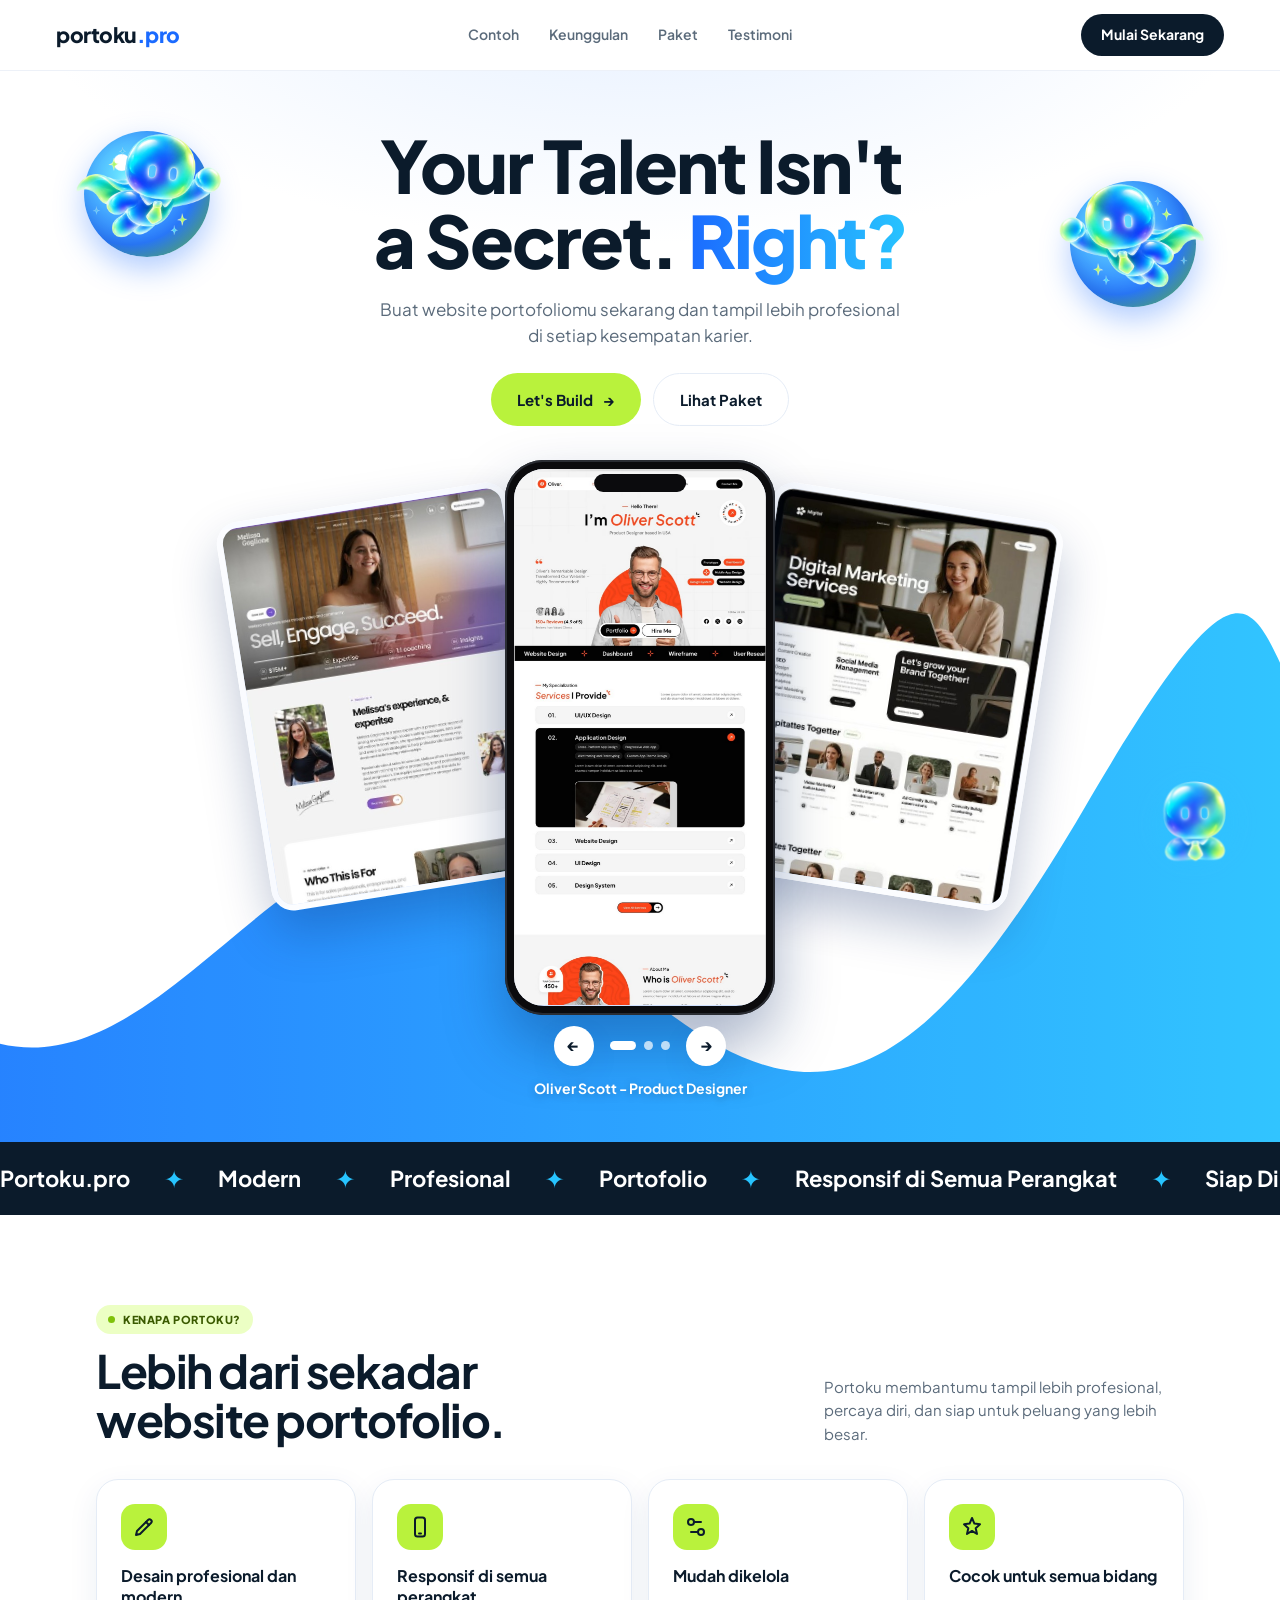
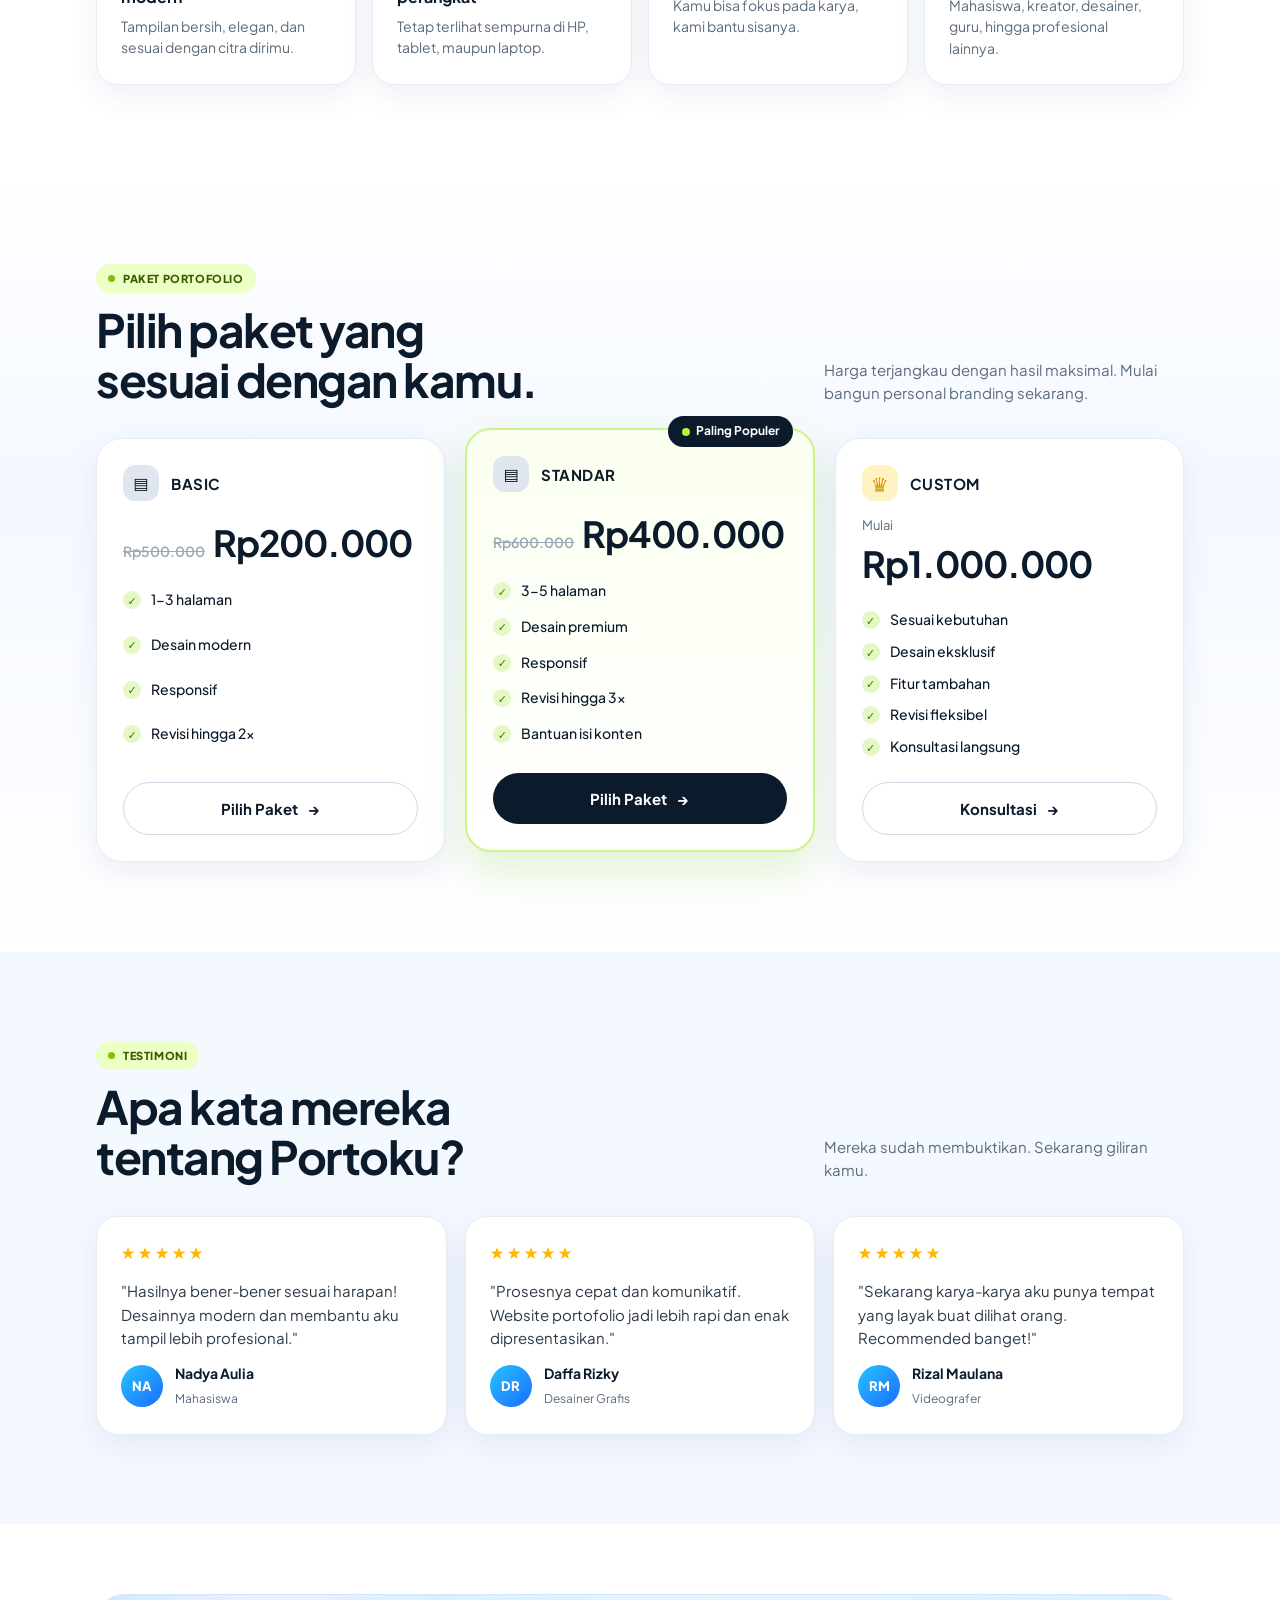
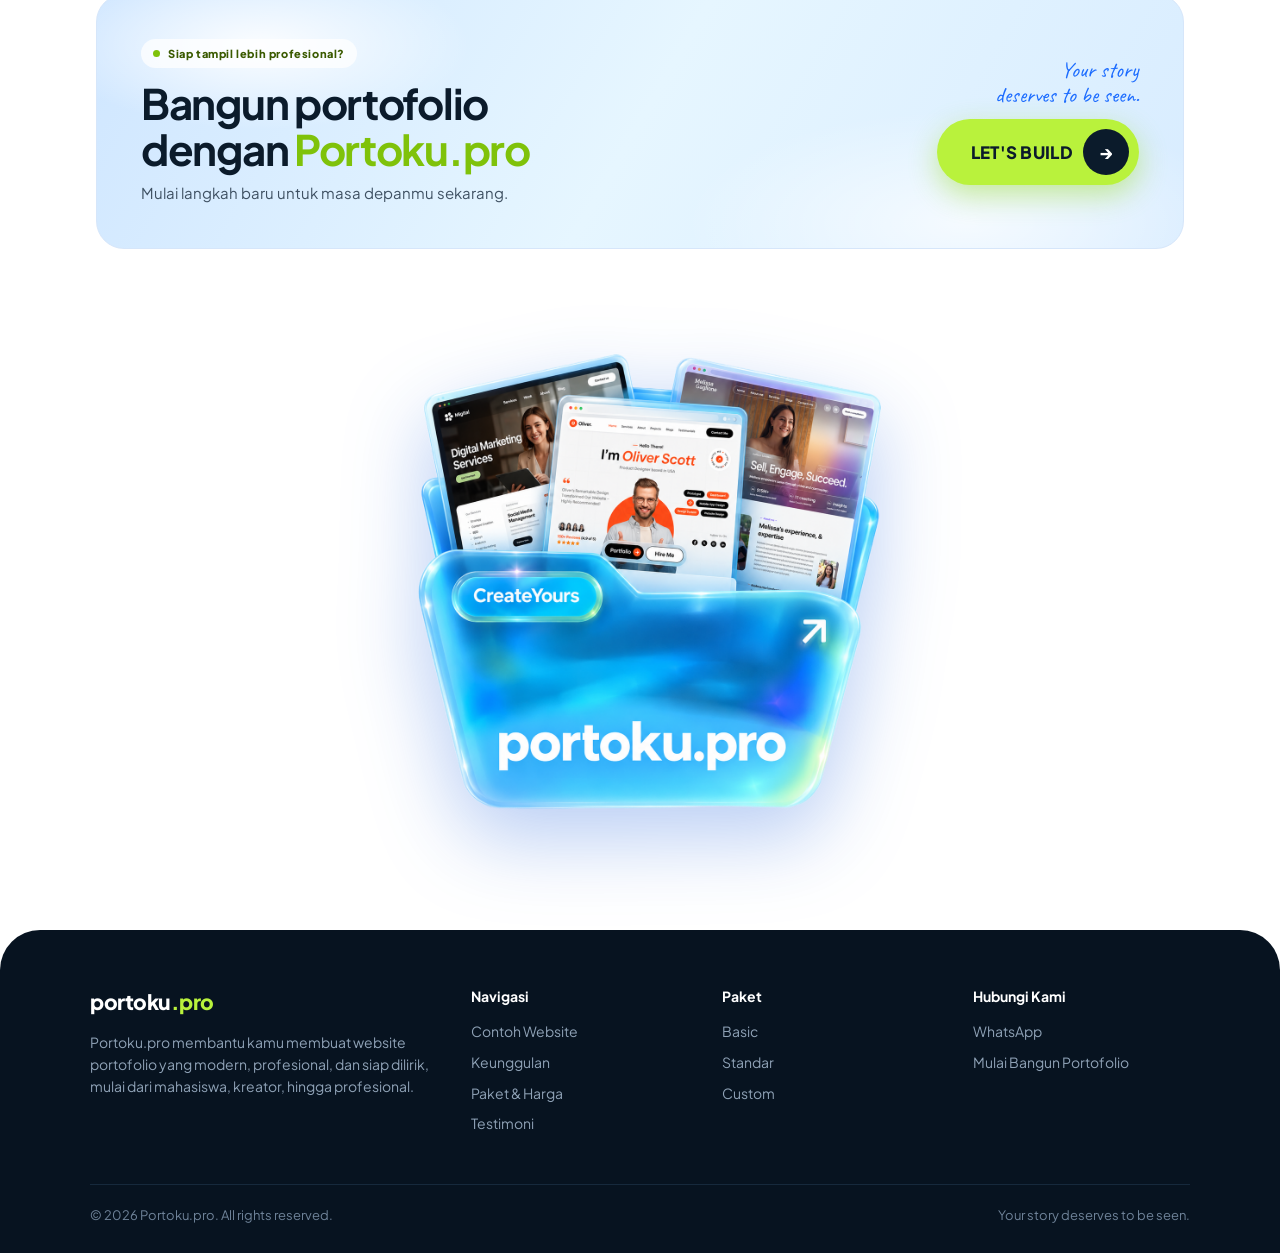
<file: index.html>
<!DOCTYPE html>
<html lang="id">
<head>
  <meta charset="UTF-8">
  <meta name="viewport" content="width=device-width, initial-scale=1">
  <title>Portoku.pro | Website Portofolio Profesional</title>
  <meta name="description" content="Buat website portofoliomu sekarang dan tampil lebih profesional di setiap kesempatan karier. Portoku.pro.">
  <link rel="preconnect" href="https://fonts.googleapis.com">
  <link rel="preconnect" href="https://fonts.gstatic.com" crossorigin>
  <link href="https://fonts.googleapis.com/css2?family=Caveat:wght@600&family=Plus+Jakarta+Sans:wght@400;500;600;700;800&display=swap" rel="stylesheet">
  <link rel="stylesheet" href="style.css">
  <link rel="icon" href="favicon.ico" sizes="32x32">
   <link rel="icon" type="image/png" href="favicon-192.png" sizes="192x192">
   <link rel="apple-touch-icon" href="apple-touch-icon.png">
</head>
<body>

<!-- ============ NAVBAR ============ -->
<header class="nav" id="top">
  <a class="logo" href="#top">portoku<span>.pro</span></a>
  <nav class="nav-links" aria-label="Menu utama">
    <a href="#contoh">Contoh</a>
    <a href="#keunggulan">Keunggulan</a>
    <a href="#paket">Paket</a>
    <a href="#testimoni">Testimoni</a>
  </nav>
  <a class="btn btn-dark btn-sm" data-build>Mulai Sekarang</a>
</header>

<!-- ============ HERO + CAROUSEL ============ -->
<section class="hero" id="contoh">
  <svg class="ribbon" viewBox="0 0 1440 520" preserveAspectRatio="none" aria-hidden="true">
    <path d="M-40 430 C 200 520, 360 140, 620 330 S 1000 520, 1220 250 S 1400 120, 1500 210 L1500 560 L-40 560 Z" fill="url(#rg)"/>
    <defs>
      <linearGradient id="rg" x1="0" x2="1">
        <stop offset="0" stop-color="#1b7bff"/>
        <stop offset="1" stop-color="#27c4ff"/>
      </linearGradient>
    </defs>
  </svg>

  <div class="mascot-deco left" aria-hidden="true">
    <span class="blob"></span>
    <img src="assets/maskot-terbang.png" alt="" onerror="this.remove()">
  </div>
  <div class="mascot-deco right" aria-hidden="true">
    <span class="blob"></span>
    <img src="assets/maskot-terbang.png" alt="" onerror="this.remove()">
  </div>

  <div class="hero-text reveal">
    <h1>Your Talent Isn't<br>a Secret. <em>Right?</em></h1>
    <p>Buat website portofoliomu sekarang dan tampil lebih profesional di setiap kesempatan karier.</p>
    <div class="hero-cta">
      <a class="btn btn-lime" data-build>Let's Build <span class="arrow">→</span></a>
      <a class="btn btn-ghost" href="#paket">Lihat Paket</a>
    </div>
  </div>

  <div class="stage reveal" id="stage" aria-roledescription="carousel" aria-label="Contoh website profil hasil Portoku.pro">
    <button class="card card-l" id="cardL" aria-label="Contoh sebelumnya">
      <img id="imgL" alt="" draggable="false">
    </button>

    <div class="phone">
      <div class="phone-notch"></div>
      <div class="phone-screen" id="screen">
        <img id="imgC" alt="Contoh website profil" draggable="false">
      </div>
    </div>

    <button class="card card-r" id="cardR" aria-label="Contoh berikutnya">
      <img id="imgR" alt="" draggable="false">
    </button>
  </div>

  <div class="stage-meta">
    <button class="arr" id="prev" aria-label="Sebelumnya">←</button>
    <div class="dots" id="dots"></div>
    <button class="arr" id="next" aria-label="Berikutnya">→</button>
  </div>
  <p class="stage-name" id="stageName"></p>
</section>

<!-- ============ TICKER ============ -->
<div class="ticker" aria-label="Keunggulan Portoku">
  <div class="ticker-track" id="tickerTrack">
    <!-- diisi oleh script.js -->
  </div>
</div>

<!-- ============ PENJELASAN ============ -->
<section class="section" id="keunggulan">
  <div class="sec-head reveal">
    <div>
      <span class="chip">KENAPA PORTOKU?</span>
      <h2>Lebih dari sekadar<br>website portofolio.</h2>
    </div>
    <p>Portoku membantumu tampil lebih profesional, percaya diri, dan siap untuk peluang yang lebih besar.</p>
  </div>

  <div class="features">
    <article class="feat reveal">
      <div class="ico"><svg viewBox="0 0 24 24"><path d="M4 20l4-1 11-11a2.1 2.1 0 00-3-3L5 16l-1 4z"/><path d="M14 7l3 3"/></svg></div>
      <h3>Desain profesional dan modern</h3>
      <p>Tampilan bersih, elegan, dan sesuai dengan citra dirimu.</p>
    </article>
    <article class="feat reveal">
      <div class="ico"><svg viewBox="0 0 24 24"><rect x="7" y="2.5" width="10" height="19" rx="2.5"/><path d="M11 18.5h2"/></svg></div>
      <h3>Responsif di semua perangkat</h3>
      <p>Tetap terlihat sempurna di HP, tablet, maupun laptop.</p>
    </article>
    <article class="feat reveal">
      <div class="ico"><svg viewBox="0 0 24 24"><circle cx="7" cy="7" r="3"/><circle cx="17" cy="17" r="3"/><path d="M10 7h7M14 17H7"/></svg></div>
      <h3>Mudah dikelola</h3>
      <p>Kamu bisa fokus pada karya, kami bantu sisanya.</p>
    </article>
    <article class="feat reveal">
      <div class="ico"><svg viewBox="0 0 24 24"><path d="M12 3l2.4 5.6L20 9.3l-4.3 3.9 1.3 5.8L12 15.9 7 19l1.3-5.8L4 9.3l5.6-.7L12 3z"/></svg></div>
      <h3>Cocok untuk semua bidang</h3>
      <p>Mahasiswa, kreator, desainer, guru, hingga profesional lainnya.</p>
    </article>
  </div>
</section>

<!-- ============ HARGA ============ -->
<section class="section pricing" id="paket">
  <div class="sec-head reveal">
    <div>
      <span class="chip">PAKET PORTOFOLIO</span>
      <h2>Pilih paket yang<br>sesuai dengan kamu.</h2>
    </div>
    <p>Harga terjangkau dengan hasil maksimal. Mulai bangun personal branding sekarang.</p>
  </div>

  <div class="plans">
    <article class="plan reveal">
      <header>
        <span class="plan-ico">▤</span>
        <h3>BASIC</h3>
      </header>
      <div class="price"><s>Rp500.000</s><strong>Rp200.000</strong></div>
      <ul>
        <li>1-3 halaman</li>
        <li>Desain modern</li>
        <li>Responsif</li>
        <li>Revisi hingga 2x</li>
      </ul>
      <a class="btn btn-outline" href="pesan/?paket=basic">Pilih Paket <span class="arrow">→</span></a>
    </article>

    <article class="plan plan-pop reveal">
      <span class="badge">Paling Populer</span>
      <header>
        <span class="plan-ico">▤</span>
        <h3>STANDAR</h3>
      </header>
      <div class="price"><s>Rp600.000</s><strong>Rp400.000</strong></div>
      <ul>
        <li>3-5 halaman</li>
        <li>Desain premium</li>
        <li>Responsif</li>
        <li>Revisi hingga 3x</li>
        <li>Bantuan isi konten</li>
      </ul>
      <a class="btn btn-dark" href="pesan/?paket=standar">Pilih Paket <span class="arrow">→</span></a>
    </article>

    <article class="plan reveal">
      <header>
        <span class="plan-ico crown">♛</span>
        <h3>CUSTOM</h3>
      </header>
      <div class="price"><small>Mulai</small><strong>Rp1.000.000</strong></div>
      <ul>
        <li>Sesuai kebutuhan</li>
        <li>Desain eksklusif</li>
        <li>Fitur tambahan</li>
        <li>Revisi fleksibel</li>
        <li>Konsultasi langsung</li>
      </ul>
      <a class="btn btn-outline" data-wa="Halo Portoku.pro, saya mau konsultasi paket CUSTOM." target="_blank" rel="noopener">Konsultasi <span class="arrow">→</span></a>
    </article>
  </div>
</section>

<!-- ============ TESTIMONI ============ -->
<section class="section testi" id="testimoni">
  <div class="sec-head reveal">
    <div>
      <span class="chip">TESTIMONI</span>
      <h2>Apa kata mereka<br>tentang Portoku?</h2>
    </div>
    <p>Mereka sudah membuktikan. Sekarang giliran kamu.</p>
  </div>

  <!-- PENTING: ganti 3 testimoni di bawah dengan testimoni ASLI dari klien kamu
       (nama, profesi, kutipan). Ini masih contoh dari desain. -->
  <div class="testi-row">
    <article class="t-card reveal">
      <div class="stars" aria-label="Bintang 5">★★★★★</div>
      <p>"Hasilnya bener-bener sesuai harapan! Desainnya modern dan membantu aku tampil lebih profesional."</p>
      <footer><span class="avatar">NA</span><div><b>Nadya Aulia</b><small>Mahasiswa</small></div></footer>
    </article>
    <article class="t-card reveal">
      <div class="stars" aria-label="Bintang 5">★★★★★</div>
      <p>"Prosesnya cepat dan komunikatif. Website portofolio jadi lebih rapi dan enak dipresentasikan."</p>
      <footer><span class="avatar">DR</span><div><b>Daffa Rizky</b><small>Desainer Grafis</small></div></footer>
    </article>
    <article class="t-card reveal">
      <div class="stars" aria-label="Bintang 5">★★★★★</div>
      <p>"Sekarang karya-karya aku punya tempat yang layak buat dilihat orang. Recommended banget!"</p>
      <footer><span class="avatar">RM</span><div><b>Rizal Maulana</b><small>Videografer</small></div></footer>
    </article>
  </div>
</section>

<!-- ============ BANNER CTA ============ -->
<section class="cta-wrap reveal">
  <div class="cta">
    <div>
      <span class="chip chip-white">Siap tampil lebih profesional?</span>
      <h2>Bangun portofolio<br>dengan <span class="lime">Portoku.pro</span></h2>
      <p>Mulai langkah baru untuk masa depanmu sekarang.</p>
    </div>
    <div class="cta-right">
      <span class="script">Your story<br>deserves to be seen.</span>
      <a class="btn btn-build" data-build>LET'S BUILD <span class="circle">→</span></a>
    </div>
  </div>
</section>

<!-- ============ CREATE YOURS ============ -->
<section class="createyours reveal">
  <a class="folder" data-wa="Halo Portoku.pro, saya mau create portofolio saya." target="_blank" rel="noopener" aria-label="CreateYours, chat via WhatsApp">
    <img src="assets/folder-createyours.png" alt="CreateYours portoku.pro" onerror="this.parentElement.classList.add('nofile')">
    <span class="folder-fallback">CreateYours<br><b>portoku.pro</b></span>
  </a>
</section>

<!-- ============ FOOTER ============ -->
<footer class="footer">
  <div class="foot-grid">
    <div class="foot-about">
      <a class="logo logo-light" href="#top">portoku<span>.pro</span></a>
      <p>Portoku.pro membantu kamu membuat website portofolio yang modern, profesional, dan siap dilirik, mulai dari mahasiswa, kreator, hingga profesional.</p>
    </div>
    <div>
      <h4>Navigasi</h4>
      <a href="#contoh">Contoh Website</a>
      <a href="#keunggulan">Keunggulan</a>
      <a href="#paket">Paket &amp; Harga</a>
      <a href="#testimoni">Testimoni</a>
    </div>
    <div>
      <h4>Paket</h4>
      <a href="#paket">Basic</a>
      <a href="#paket">Standar</a>
      <a href="#paket">Custom</a>
    </div>
    <div>
      <h4>Hubungi Kami</h4>
      <a data-wa="Halo Portoku.pro, saya mau tanya-tanya dulu." target="_blank" rel="noopener">WhatsApp</a>
      <a data-build>Mulai Bangun Portofolio</a>
    </div>
  </div>
  <div class="foot-bottom">
    <span>© <span id="year"></span> Portoku.pro. All rights reserved.</span>
    <span>Your story deserves to be seen.</span>
  </div>
</footer>

<!-- ============ MASKOT MELAYANG + POPUP CHAT ============ -->
<div class="chat" id="chat" role="dialog" aria-label="Chat Portoku" hidden>
  <div class="chat-head">
    <div class="chat-title">
      <span class="dot"></span>
      <div><b>Asisten Portoku</b><small>Biasanya membalas cepat</small></div>
    </div>
    <button id="chatClose" aria-label="Tutup chat">✕</button>
  </div>
  <div class="chat-body" id="chatBody">
    <div class="msg bot">Halo! 👋 Aku maskot Portoku. Mau bikin website portofolio? Tanya apa saja ya.</div>
  </div>
  <div class="chat-quick" id="chatQuick">
    <button data-q="harga">Berapa harganya?</button>
    <button data-q="cara">Gimana cara pesan?</button>
    <button data-q="contoh">Lihat contoh</button>
  </div>
  <a class="chat-wa" id="chatWa" target="_blank" rel="noopener">Lanjut ngobrol di WhatsApp →</a>
</div>

<button class="mascot" id="mascot" aria-label="Chat dengan maskot Portoku">
  <span class="mascot-glow"></span>
  <span class="m-stack">
    <img class="m-idle" src="assets/maskot-duduk.png" alt="" onerror="this.remove()">
    <img class="m-fly" src="assets/maskot-terbang.png" alt="" onerror="this.remove()">
    <span class="blob m-blob"></span>
  </span>
  <span class="m-hint" id="mHint">Ada yang bisa dibantu?</span>
</button>

<script src="script.js"></script>
</body>
</html>
</file>
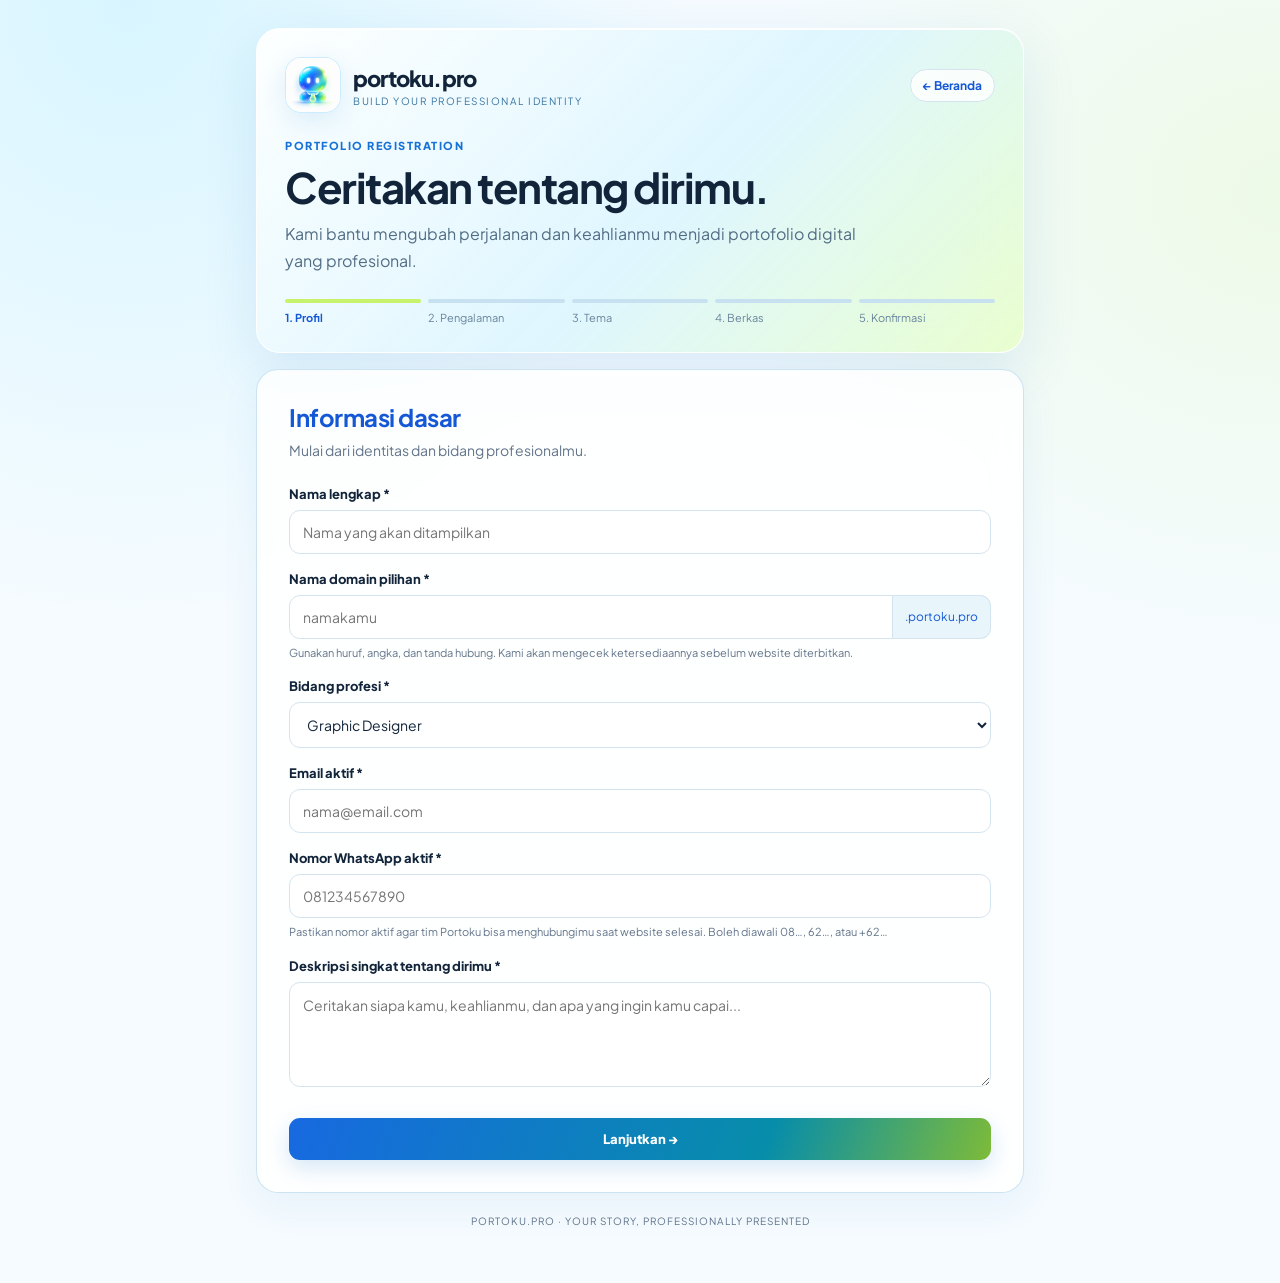
<file: pesan/index.html>
<!DOCTYPE html>
<html lang="id">
<head>
  <meta charset="utf-8">
  <meta name="viewport" content="width=device-width, initial-scale=1">
  <title>Pesan Portofolio | Portoku.pro</title>
  <meta name="description" content="Isi data singkat, dan tim Portoku.pro akan membuatkan website portofolio profesionalmu.">
  <meta name="robots" content="noindex">
     <link rel="icon" href="../favicon.ico" sizes="32x32">
   <link rel="icon" type="image/png" href="../favicon-192.png" sizes="192x192">
   <link rel="apple-touch-icon" href="../apple-touch-icon.png">
  <link rel="preconnect" href="https://fonts.googleapis.com">
  <link rel="preconnect" href="https://fonts.gstatic.com" crossorigin>
  <link href="https://fonts.googleapis.com/css2?family=Plus+Jakarta+Sans:wght@400;500;600;700;800&display=swap" rel="stylesheet">
  <style>
    :root {
      --forest:#1558D6; --forest-2:#087F9C; --lime:#C6F36B; --paper:#F5FBFF;
      --ink:#12243A; --muted:#62748A; --line:#D7E8F1; --white:#FFFFFF;
      --danger:#B42318; --success:#087F9C;
    }
    * { box-sizing:border-box; }
    body { margin:0; background:radial-gradient(ellipse at 10% 0%,rgba(83,218,255,.18),transparent 34%),radial-gradient(ellipse at 100% 15%,rgba(198,243,107,.16),transparent 30%),var(--paper); color:var(--ink); font-family:"Plus Jakarta Sans",Inter,system-ui,-apple-system,BlinkMacSystemFont,"Segoe UI",sans-serif; }
    .shell { max-width:800px; margin:28px auto; padding:0 16px 28px; }
    .hero { background:linear-gradient(135deg,rgba(255,255,255,.94),rgba(220,245,255,.90) 55%,rgba(230,255,196,.78)); color:var(--ink); border:1px solid rgba(255,255,255,.95); border-radius:24px; padding:28px; box-shadow:0 18px 55px rgba(25,116,190,.12),inset 0 1px 0 rgba(255,255,255,.95); backdrop-filter:blur(18px); -webkit-backdrop-filter:blur(18px); }
    .brand { display:flex; align-items:center; gap:12px; margin-bottom:26px; }
    .brand-mark { display:grid; place-items:center; width:56px; height:56px; flex:0 0 56px; border-radius:16px; overflow:hidden; background:rgba(255,255,255,.76); border:1px solid rgba(74,190,255,.28); box-shadow:0 8px 24px rgba(28,121,209,.12); }
    .brand-mark img { width:100%; height:100%; object-fit:contain; display:block; }
    .brand-name { font-size:22px; font-weight:850; letter-spacing:-.8px; }
    .brand-tag { font-size:10px; letter-spacing:1.5px; color:#3975A0; margin-top:3px; }
    .eyebrow { color:#1672D7; font-size:11px; font-weight:800; letter-spacing:1.5px; text-transform:uppercase; }
    h1 { font-size:clamp(28px,5vw,42px); line-height:1.08; letter-spacing:-1.5px; margin:12px 0; }
    .hero p { color:#526D84; line-height:1.65; margin:0; max-width:600px; }
    .progress { display:grid; grid-template-columns:repeat(5,1fr); gap:7px; margin-top:25px; }
    .progress-item { min-width:0; }
    .progress-bar { height:4px; background:#C7E1F0; border-radius:9px; margin-bottom:8px; }
    .progress-item.active .progress-bar,.progress-item.done .progress-bar { background:var(--lime); }
    .progress-label { font-size:11px; color:#66839A; }
    .progress-item.active .progress-label { color:var(--forest); font-weight:700; }
    .card { margin-top:16px; padding:clamp(20px,4vw,32px); border:1px solid rgba(196,224,239,.85); border-radius:22px; background:rgba(255,255,255,.84); box-shadow:0 12px 38px rgba(31,111,170,.07); backdrop-filter:blur(14px); -webkit-backdrop-filter:blur(14px); }
    .step { display:none; }
    .step.active { display:block; }
    .step-head { margin-bottom:24px; }
    h2 { margin:0 0 7px; color:var(--forest); font-size:24px; letter-spacing:-.5px; }
    .sub { color:var(--muted); line-height:1.6; margin:0; font-size:14px; }
    .field { margin:17px 0; }
    label,.field-label { display:block; font-size:13px; font-weight:750; margin-bottom:8px; }
    .optional { color:var(--muted); font-weight:500; font-size:11px; margin-left:5px; }
    input:not([type=color]):not([type=checkbox]):not([type=radio]),select,textarea {
      width:100%; border:1px solid #D4E4EF; border-radius:11px; background:rgba(255,255,255,.92); color:var(--ink);
      padding:12px 13px; font:inherit; font-size:14px; outline:none; transition:border .15s,box-shadow .15s;
    }
    textarea { min-height:105px; resize:vertical; line-height:1.55; }
    input:focus,select:focus,textarea:focus { border-color:#2389E8; box-shadow:0 0 0 3px rgba(35,137,232,.14); }
    .hint { color:var(--muted); font-size:11px; margin-top:6px; line-height:1.5; }
    .slug-wrap { display:flex; align-items:stretch; }
    .slug-wrap input { border-radius:11px 0 0 11px !important; min-width:0; }
    .suffix { display:flex; align-items:center; padding:0 12px; background:#E8F6FC; color:var(--forest); font-size:12px; border:1px solid #D4E4EF; border-left:0; border-radius:0 11px 11px 0; white-space:nowrap; }
    .choice-grid { display:grid; grid-template-columns:repeat(2,minmax(0,1fr)); gap:10px; }
    .choice { position:relative; display:flex; align-items:flex-start; gap:10px; border:1px solid var(--line); border-radius:12px; padding:13px; cursor:pointer; min-height:64px; }
    .choice:has(input:checked) { border-color:#2389E8; background:linear-gradient(135deg,#F0FAFF,#F7FFE7); box-shadow:inset 0 0 0 1px #2389E8,0 5px 18px rgba(35,137,232,.08); }
    .choice input { margin:3px 0 0; accent-color:#2389E8; }
    .choice strong { display:block; color:var(--forest); font-size:13px; margin-bottom:3px; }
    .choice small { color:var(--muted); font-size:11px; line-height:1.45; display:block; }
    .palette { display:grid; grid-template-columns:repeat(6,minmax(0,1fr)); gap:9px; }
    .swatch { border:1px solid transparent; padding:5px 3px; border-radius:10px; background:white; cursor:pointer; color:var(--muted); font:inherit; font-size:10px; }
    .swatch.selected { border-color:var(--forest); background:#EDF8FF; color:var(--forest); font-weight:800; }
    .swatch-color { display:grid; place-items:center; width:100%; height:34px; border-radius:7px; border:1px solid #D4D9D4; margin-bottom:5px; font-size:15px; }
    .color-row { display:grid; grid-template-columns:1fr 1fr; gap:10px; }
    .custom-color { display:flex; align-items:center; gap:9px; border:1px solid var(--line); border-radius:10px; padding:8px 10px; }
    .custom-color input[type=color] { width:34px; height:30px; border:0; padding:0; background:none; cursor:pointer; }
    .custom-color code { font-size:12px; color:var(--forest); }
    .preview { overflow:hidden; border:1px solid var(--line); border-radius:14px; margin-top:12px; }
    .preview-nav { padding:13px 15px; display:flex; align-items:center; justify-content:space-between; gap:8px; font-size:12px; font-weight:800; }
    .preview-body { padding:22px 17px; }
    .preview-body h3 { margin:0 0 7px; font-size:25px; letter-spacing:-1px; }
    .preview-body p { margin:0 0 15px; font-size:12px; }
    .preview-btn { display:inline-block; border-radius:7px; padding:9px 12px; font-size:11px; font-weight:800; }
    .upload-box { display:block; border:1px dashed #8FCBE8; border-radius:14px; padding:22px 16px; text-align:center; cursor:pointer; background:linear-gradient(135deg,rgba(240,250,255,.7),rgba(255,255,255,.8)); }
    .upload-box:hover { border-color:#2389E8; background:#F0FAFF; }
    .upload-icon { font-size:26px; margin-bottom:8px; }
    .upload-box strong { display:block; color:var(--forest); font-size:14px; }
    .upload-box span { display:block; color:var(--muted); font-size:12px; line-height:1.5; margin-top:5px; }
    .upload-box input { display:none; }
    .file-list { margin-top:8px; font-size:12px; color:var(--muted); overflow-wrap:anywhere; }
    .notice { display:flex; gap:10px; background:linear-gradient(135deg,#EDF9FF,#F5FFE8); border:1px solid #D7ECF6; border-radius:12px; padding:14px; color:#31566D; font-size:12px; line-height:1.55; margin:18px 0; }
    .notice strong { display:block; margin-bottom:3px; }
    .summary { border:1px solid var(--line); border-radius:12px; overflow:hidden; }
    .summary-row { display:grid; grid-template-columns:140px 1fr; gap:12px; padding:11px 13px; border-bottom:1px solid #E8EDE8; font-size:12px; }
    .summary-row:last-child { border-bottom:0; }
    .summary-row span { color:var(--muted); }
    .summary-row strong { color:var(--forest); overflow-wrap:anywhere; font-weight:650; }
    .checkline { display:flex; align-items:flex-start; gap:10px; font-size:12px; line-height:1.55; font-weight:500; margin-top:16px; }
    .checkline input { accent-color:var(--success); margin-top:3px; }
    .actions { display:flex; gap:10px; margin-top:27px; }
    button { font:inherit; cursor:pointer; }
    .btn { border:0; border-radius:11px; padding:13px 18px; font-weight:800; font-size:13px; }
    .btn-primary { background:linear-gradient(110deg,#1769E0,#078DAA 68%,#7DBB39); color:white; flex:1; box-shadow:0 8px 22px rgba(27,120,204,.18); }
    .btn-primary:hover { background:linear-gradient(110deg,#0D56C7,#06748D 68%,#659E2B); }
    .btn-secondary { background:rgba(255,255,255,.9); border:1px solid #D4E4EF; color:var(--forest); }
    .btn:disabled { opacity:.5; cursor:not-allowed; }
    .status { display:none; margin-top:15px; padding:13px; border-radius:10px; font-size:13px; line-height:1.5; }
    .status.show { display:block; }
    .status.error { color:#8D1B13; background:#FDECEB; }
    .status.success { color:#075E65; background:#E5F8F7; }
    .status.info { color:#15558A; background:#EAF6FF; }
    .footer { text-align:center; color:var(--muted); font-size:10px; letter-spacing:1px; padding:22px 8px 0; }
    .hp { position:absolute; left:-10000px; width:1px; height:1px; overflow:hidden; }
    @media(max-width:520px) {
      .shell { margin:12px auto; padding:0 10px 18px; }
      .hero { padding:22px 18px; border-radius:17px; }
      .progress { gap:4px; }
      .progress-label { font-size:9px; }
      .choice-grid { grid-template-columns:1fr; }
      .palette { grid-template-columns:repeat(4,minmax(0,1fr)); }
      .color-row { grid-template-columns:1fr; }
      .summary-row { grid-template-columns:105px 1fr; }
      .card { border-radius:16px; }
    }
    /* ===== tambahan rapihan ===== */
    html { scroll-behavior:smooth; }
    body { -webkit-font-smoothing:antialiased; min-height:100vh; }
    .brand { justify-content:space-between; }
    .brand-left { display:flex; align-items:center; gap:12px; min-width:0; }
    .back-home { font-size:12px; font-weight:700; color:var(--forest); text-decoration:none; padding:8px 12px; border-radius:99px; background:rgba(255,255,255,.8); border:1px solid #D4E4EF; white-space:nowrap; }
    .back-home:hover { background:#fff; border-color:#2389E8; }
    .summary-row strong { white-space:pre-line; }
    .choice small b { color:var(--forest); font-weight:800; }
    .social-list { display:grid; gap:12px; }
    .social-row { display:flex; flex-wrap:wrap; gap:8px; padding:12px; border:1px solid var(--line); border-radius:12px; background:rgba(245,251,255,.7); }
    .social-row select { flex:0 0 160px; }
    .social-row .s-custom { flex:1 1 100%; }
    .social-row .s-url { flex:1 1 200px; min-width:0; }
    .icon-btn { flex:0 0 42px; height:44px; border-radius:11px; border:1px solid #F0C9C5; background:#fff; color:var(--danger); font-size:18px; line-height:1; }
    .icon-btn:hover { background:#FDECEB; }
    .btn-add { margin-top:10px; border:1px dashed #8FCBE8; background:#F0FAFF; color:var(--forest); border-radius:11px; padding:11px 14px; font-weight:800; font-size:13px; width:100%; }
    .btn-add:hover { background:#E3F4FF; border-color:#2389E8; }
    .btn-add:disabled { opacity:.5; cursor:not-allowed; }
    .file-list ul { list-style:none; margin:0; padding:0; text-align:left; }
    .file-list li { display:flex; justify-content:space-between; gap:10px; padding:4px 0; }
    .file-list .size { color:var(--muted); white-space:nowrap; }
    .success { display:none; text-align:center; padding:12px 4px; }
    .success.show { display:block; }
    .success .tick { width:64px; height:64px; margin:0 auto 14px; border-radius:50%; display:grid; place-items:center; background:linear-gradient(135deg,#1769E0,#7DBB39); color:#fff; font-size:30px; box-shadow:0 10px 28px rgba(27,120,204,.25); }
    .success h2 { font-size:26px; }
    .success p { color:var(--muted); line-height:1.65; font-size:14px; max-width:480px; margin:8px auto 0; }
    .success .actions { justify-content:center; flex-wrap:wrap; }
    .success a.btn { text-decoration:none; display:inline-block; text-align:center; flex:0 1 auto; }
    .btn-wa { background:#25D366; color:#fff; }
    .config-warning { background:#FFF4E5; border:1px solid #FFD9A0; color:#7A4A00; border-radius:12px; padding:12px 14px; font-size:12px; margin-top:16px; display:none; }
  </style>
</head>
<body>
  <main class="shell">
    <header class="hero">
      <div class="brand">
        <div class="brand-left">
          <div class="brand-mark"><img src="../assets/logo-form.png" alt="Maskot Portoku.pro" width="56" height="56"></div>
          <div>
            <div class="brand-name">portoku.pro</div>
            <div class="brand-tag">BUILD YOUR PROFESSIONAL IDENTITY</div>
          </div>
        </div>
        <a class="back-home" href="../">← Beranda</a>
      </div>
      <div class="eyebrow">Portfolio Registration</div>
      <h1>Ceritakan tentang dirimu.</h1>
      <p>Kami bantu mengubah perjalanan dan keahlianmu menjadi portofolio digital yang profesional.</p>
      <div class="progress" id="progress">
        <div class="progress-item active"><div class="progress-bar"></div><div class="progress-label">1. Profil</div></div>
        <div class="progress-item"><div class="progress-bar"></div><div class="progress-label">2. Pengalaman</div></div>
        <div class="progress-item"><div class="progress-bar"></div><div class="progress-label">3. Tema</div></div>
        <div class="progress-item"><div class="progress-bar"></div><div class="progress-label">4. Berkas</div></div>
        <div class="progress-item"><div class="progress-bar"></div><div class="progress-label">5. Konfirmasi</div></div>
      </div>
    </header>

    <form id="customerForm" class="card" novalidate>
      <!-- Honeypot: pengunjung asli tidak melihat kolom ini -->
      <div class="hp" aria-hidden="true"><label>Jangan isi kolom ini<input id="website" autocomplete="off" tabindex="-1"></label></div>

      <!-- ===== Langkah 1 ===== -->
      <section class="step active" data-step="0">
        <div class="step-head"><h2>Informasi dasar</h2><p class="sub">Mulai dari identitas dan bidang profesionalmu.</p></div>
        <div class="field"><label for="name">Nama lengkap *</label><input id="name" name="name" maxlength="120" required autocomplete="name" placeholder="Nama yang akan ditampilkan"></div>
        <div class="field">
          <label for="slug">Nama domain pilihan *</label>
          <div class="slug-wrap"><input id="slug" name="slug" maxlength="40" required placeholder="namakamu" autocomplete="off" autocapitalize="none" spellcheck="false"><span class="suffix">.portoku.pro</span></div>
          <div class="hint">Gunakan huruf, angka, dan tanda hubung. Kami akan mengecek ketersediaannya sebelum website diterbitkan.</div>
        </div>
        <div class="field"><label for="profession">Bidang profesi *</label>
          <select id="profession" name="profession" required>
            <option value="Graphic Designer">Graphic Designer</option><option value="UI/UX Designer">UI/UX Designer</option>
            <option value="Web Developer">Web Developer</option><option value="Photographer">Photographer</option>
            <option value="Video Editor">Video Editor</option><option value="Student / Fresh Graduate">Student / Fresh Graduate</option>
            <option value="Professional / Other">Professional / Other</option>
          </select>
        </div>
        <div class="field"><label for="email">Email aktif *</label><input id="email" name="email" type="email" required maxlength="180" autocomplete="email" placeholder="nama@email.com"></div>
        <div class="field"><label for="phone">Nomor WhatsApp aktif *</label><input id="phone" name="phone" type="tel" inputmode="tel" autocomplete="tel" required maxlength="20" placeholder="081234567890"><div class="hint">Pastikan nomor aktif agar tim Portoku bisa menghubungimu saat website selesai. Boleh diawali 08…, 62…, atau +62…</div></div>
        <div class="field"><label for="bio">Deskripsi singkat tentang dirimu *</label><textarea id="bio" name="bio" required maxlength="3000" placeholder="Ceritakan siapa kamu, keahlianmu, dan apa yang ingin kamu capai..."></textarea></div>
      </section>

      <!-- ===== Langkah 2 ===== -->
      <section class="step" data-step="1">
        <div class="step-head"><h2>Pengalaman &amp; keahlian</h2><p class="sub">Bantu kami memahami perjalanan profesionalmu. Bagian ini bisa dilengkapi sesuai kebutuhan.</p></div>
        <div class="field"><label for="experience">Pengalaman kerja atau pendidikan <span class="optional">Opsional</span></label><textarea id="experience" name="experience" maxlength="4000" placeholder="Nama perusahaan/sekolah, jabatan, tahun, dan pencapaian..."></textarea></div>
        <div class="field"><label for="skills">Keahlian utama <span class="optional">Opsional</span></label><textarea id="skills" name="skills" maxlength="2000" placeholder="Contoh: Adobe Illustrator, branding, layouting, UI design..."></textarea></div>

        <div class="field">
          <span class="field-label">Media sosial &amp; tautan profesional <span class="optional">Opsional</span></span>
          <div id="socialList" class="social-list"></div>
          <button type="button" id="addSocial" class="btn-add">+ Tambah link</button>
          <div class="hint">Contoh: Instagram, LinkedIn, Behance, GitHub, atau website lain. Maksimal 8 link.</div>
        </div>

        <div class="field"><span class="field-label">Pilih paket *</span>
          <div class="choice-grid">
            <label class="choice"><input type="radio" name="packageName" value="Basic"><span><strong>Basic</strong><small><b>Rp200.000</b> · 1–3 halaman</small></span></label>
            <label class="choice"><input type="radio" name="packageName" value="Standar" checked><span><strong>Standar</strong><small><b>Rp400.000</b> · 3–5 halaman</small></span></label>
            <label class="choice"><input type="radio" name="packageName" value="Custom"><span><strong>Custom</strong><small><b>Mulai Rp1.000.000</b> · sesuai kebutuhan</small></span></label>
          </div>
          <div class="hint">Belum yakin? Pilih saja dulu, paket bisa disesuaikan saat kami menghubungimu.</div>
        </div>
      </section>

      <!-- ===== Langkah 3 ===== -->
      <section class="step" data-step="2">
        <div class="step-head"><h2>Preferensi visual</h2><p class="sub">Pilih gaya dan warna yang kamu sukai. Seluruh bagian ini opsional, Portoku bisa membantu menentukan konsepnya.</p></div>
        <div class="field"><span class="field-label">Gaya desain website</span>
          <div class="choice-grid">
            <label class="choice"><input type="radio" name="designStyle" value="Minimalis profesional" checked><span><strong>Minimalis profesional</strong><small>Bersih, elegan, fokus pada konten.</small></span></label>
            <label class="choice"><input type="radio" name="designStyle" value="Modern kreatif"><span><strong>Modern kreatif</strong><small>Dinamis untuk desainer dan kreator.</small></span></label>
            <label class="choice"><input type="radio" name="designStyle" value="Elegan premium"><span><strong>Elegan premium</strong><small>Eksklusif dengan tipografi kuat.</small></span></label>
            <label class="choice"><input type="radio" name="designStyle" value="Dark modern"><span><strong>Dark modern</strong><small>Latar gelap dengan kontras tegas.</small></span></label>
            <label class="choice"><input type="radio" name="designStyle" value="Rekomendasi Portoku"><span><strong>Rekomendasikan untuk saya</strong><small>Portoku menentukan arah visual.</small></span></label>
          </div>
        </div>
        <div class="field"><span class="field-label">Warna background</span><div class="palette" data-color-group="backgroundColor"></div><div class="custom-color"><input type="color" id="backgroundColor" value="#F8FCFF" aria-label="Pilih warna background"><code id="backgroundColorHex">#F8FCFF</code><span class="hint">Pilih warna khusus</span></div></div>
        <div class="field"><span class="field-label">Warna pendamping</span><div class="palette" data-color-group="secondaryColor"></div><div class="custom-color"><input type="color" id="secondaryColor" value="#1558D6" aria-label="Pilih warna pendamping"><code id="secondaryColorHex">#1558D6</code><span class="hint">Pilih warna khusus</span></div></div>
        <div class="field"><span class="field-label">Warna aksen</span><div class="palette" data-color-group="accentColor"></div><div class="custom-color"><input type="color" id="accentColor" value="#C6F36B" aria-label="Pilih warna aksen"><code id="accentColorHex">#C6F36B</code><span class="hint">Pilih warna khusus</span></div></div>
        <div class="preview" id="themePreview">
          <div class="preview-nav" id="previewNav"><span>▦ PORTFOLIO</span><span class="preview-btn" id="previewContact">Contact</span></div>
          <div class="preview-body" id="previewBody"><h3 id="previewTitle">Your Name.</h3><p id="previewText">Creative professional &amp; specialist.</p><span class="preview-btn" id="previewButton">Explore My Work ↗</span></div>
        </div>
        <div class="field"><label for="designNotes">Catatan tambahan untuk desain <span class="optional">Opsional</span></label><textarea id="designNotes" name="designNotes" maxlength="2000" placeholder="Contoh: banyak whitespace, animasi halus, tidak terlalu ramai..."></textarea></div>
        <div class="notice"><div>✦</div><div><strong>Belum punya ide desain?</strong>Tidak masalah. Lewati bagian ini atau pilih “Rekomendasikan untuk saya”. Portoku akan menyarankan tampilan berdasarkan profesi dan kebutuhanmu.</div></div>
      </section>

      <!-- ===== Langkah 4 ===== -->
      <section class="step" data-step="3">
        <div class="step-head"><h2>Unggah berkas</h2><p class="sub">Berkas opsional, tetapi dapat membantu kami membuat portofolio yang lebih personal.</p></div>
        <div class="field"><label for="profilePhoto">Foto profil <span class="optional">Opsional</span></label><label class="upload-box" for="profilePhoto"><div class="upload-icon">↥</div><strong>Pilih foto profil</strong><span>JPG, PNG, atau WebP · foto besar otomatis dikecilkan</span><span id="photoList" class="file-list">Belum ada file dipilih</span><input id="profilePhoto" type="file" accept="image/jpeg,image/png,image/webp"></label></div>
        <div class="field"><label for="referenceFiles">CV, sertifikat, hasil karya, atau referensi desain <span class="optional">Opsional</span></label><label class="upload-box" for="referenceFiles"><div class="upload-icon">▤</div><strong>Pilih berkas pendukung</strong><span>PDF, JPG, PNG, atau WebP · maksimal 5 file total (termasuk foto profil), PDF maksimal 5 MB</span><span id="referenceList" class="file-list">Belum ada file dipilih</span><input id="referenceFiles" type="file" accept="application/pdf,image/jpeg,image/png,image/webp" multiple></label></div>
        <div class="notice"><div>♧</div><div><strong>Privasi berkas</strong>File disimpan di Google Drive milik Portoku dan tidak otomatis dipublikasikan. Hanya unggah berkas yang memang ingin kamu bagikan untuk proses pembuatan portofolio.</div></div>
      </section>

      <!-- ===== Langkah 5 ===== -->
      <section class="step" data-step="4">
        <div class="step-head"><h2>Periksa pesananmu</h2><p class="sub">Pastikan data sudah benar sebelum dikirim ke tim Portoku.</p></div>
        <div class="summary" id="summary"></div>
        <label class="checkline"><input type="checkbox" id="consent"><span>Saya menyatakan data yang diberikan benar dan menyetujui penggunaannya untuk proses pembuatan portofolio oleh Portoku.pro. *</span></label>
        <div class="notice"><div>✉</div><div><strong>Setelah dikirim</strong>Data akan masuk ke sistem Portoku dan notifikasi pesanan baru dikirim ke tim. Kami akan mengecek ketersediaan subdomain dan menghubungimu melalui WhatsApp untuk tindak lanjut pesanan.</div></div>
      </section>

      <div id="status" class="status" role="status" aria-live="polite"></div>
      <div id="configWarning" class="config-warning"></div>
      <div class="actions" id="actions">
        <button type="button" id="backBtn" class="btn btn-secondary" style="display:none">← Kembali</button>
        <button type="button" id="nextBtn" class="btn btn-primary">Lanjutkan →</button>
        <button type="submit" id="submitBtn" class="btn btn-primary" style="display:none">Kirim Data Portofolio ↗</button>
      </div>

      <!-- ===== Layar sukses ===== -->
      <div id="success" class="success" role="status" aria-live="polite">
        <div class="tick">✓</div>
        <h2 id="successTitle">Terima kasih!</h2>
        <p id="successText">Data portofoliomu berhasil dikirim.</p>
        <div class="actions">
          <a id="successWa" class="btn btn-wa" target="_blank" rel="noopener">Chat Portoku via WhatsApp</a>
          <a class="btn btn-secondary" href="../">Kembali ke beranda</a>
        </div>
      </div>
    </form>
    <div class="footer">PORTOKU.PRO · YOUR STORY, PROFESSIONALLY PRESENTED</div>
  </main>

  <script src="form.js"></script>
</body>
</html>
</file>
<file: style.css>
/* ===== Portoku.pro ===== */
:root{
  --ink:#0b1b2b;
  --muted:#5b6b7b;
  --blue:#1b6bff;
  --cyan:#27c4ff;
  --lime:#b9f23c;
  --lime-d:#7fc20a;
  --bg:#f4f8ff;
  --card:#ffffff;
  --line:#e5ecf6;
  --radius:22px;
  --shadow:0 10px 30px rgba(20,60,130,.08);
}
*{box-sizing:border-box;margin:0;padding:0}
html{scroll-behavior:smooth}
body{
  font-family:'Plus Jakarta Sans',system-ui,sans-serif;
  color:var(--ink);
  background:#fff;
  line-height:1.55;
  overflow-x:hidden;
}
img{max-width:100%;display:block}
a{color:inherit;text-decoration:none}
button{font:inherit;cursor:pointer;border:0;background:none;color:inherit}
a[data-wa],a[data-build]{cursor:pointer}

/* ---------- buttons ---------- */
.btn{
  display:inline-flex;align-items:center;gap:10px;
  padding:14px 26px;border-radius:999px;font-weight:700;font-size:15px;
  transition:transform .2s, box-shadow .2s, background .2s;
}
.btn:hover{transform:translateY(-2px)}
.btn-sm{padding:10px 20px;font-size:14px}
.btn-dark{background:var(--ink);color:#fff}
.btn-dark:hover{box-shadow:0 8px 20px rgba(11,27,43,.3)}
.btn-lime{background:var(--lime);color:var(--ink)}
.btn-lime:hover{box-shadow:0 8px 24px rgba(150,220,30,.5)}
.btn-ghost{background:rgba(255,255,255,.7);border:1.5px solid var(--line);backdrop-filter:blur(6px)}
.btn-outline{border:1.5px solid #cfd9e6;background:#fff;width:100%;justify-content:center}
.btn-outline:hover{border-color:var(--ink)}
.plan .btn-dark{width:100%;justify-content:center}
.arrow{transition:transform .2s}
.btn:hover .arrow{transform:translateX(4px)}

/* ---------- nav ---------- */
.nav{
  position:sticky;top:0;z-index:50;
  display:flex;align-items:center;justify-content:space-between;
  padding:14px clamp(16px,5vw,56px);
  background:rgba(255,255,255,.8);backdrop-filter:blur(14px);
  border-bottom:1px solid rgba(229,236,246,.7);
}
.logo{font-weight:800;font-size:21px;letter-spacing:-.5px}
.logo span{color:var(--blue)}
.logo-light{color:#fff}
.logo-light span{color:var(--lime)}
.nav-links{display:flex;gap:30px;font-size:14px;font-weight:600;color:var(--muted)}
.nav-links a:hover{color:var(--ink)}

/* ---------- hero ---------- */
.hero{
  position:relative;overflow:hidden;
  padding:56px 16px 30px;text-align:center;
  background:
    radial-gradient(900px 400px at 50% -10%, #e4efff 0%, transparent 70%),
    #fff;
}
.ribbon{position:absolute;left:0;right:0;bottom:0;width:100%;height:60%;z-index:0;opacity:.95}
.hero > *:not(.ribbon){position:relative;z-index:2}
.hero-text h1{
  font-size:clamp(36px,6.4vw,72px);font-weight:800;letter-spacing:-2px;line-height:1.05;
}
.hero-text h1 em{font-style:normal;background:linear-gradient(90deg,var(--blue),var(--cyan));-webkit-background-clip:text;background-clip:text;color:transparent}
.hero-text p{max-width:520px;margin:18px auto 0;color:var(--muted);font-size:clamp(14px,1.6vw,17px)}
.hero-cta{display:flex;gap:12px;justify-content:center;flex-wrap:wrap;margin-top:24px}

/* mascot decorations in hero */
.mascot-deco{position:absolute !important;width:clamp(90px,13vw,170px);aspect-ratio:1;top:40px;z-index:1 !important;animation:bob 5s ease-in-out infinite}
.mascot-deco.left{left:clamp(0px,5vw,90px)}
.mascot-deco.right{right:clamp(0px,5vw,90px);top:90px;animation-delay:-2s}
.mascot-deco.right img{transform:scaleX(-1)}
.mascot-deco img{width:100%;height:100%;object-fit:contain;position:relative}
@keyframes bob{50%{transform:translateY(-14px) rotate(3deg)}}

/* css fallback blob (muncul kalau gambar maskot belum ada) */
.blob{
  position:absolute;inset:12%;border-radius:50%;
  background:radial-gradient(circle at 30% 25%,#fff 0 6%,transparent 7%),
             radial-gradient(circle at 35% 35%,#6ff0ff,#2a7bff 60%,#7ae33a);
  box-shadow:inset -8px -10px 20px rgba(0,0,0,.12),0 12px 30px rgba(30,110,255,.35);
}
.blob::before,.blob::after{
  content:"";position:absolute;top:38%;width:9%;height:16%;border-radius:20px;background:#fff;
  box-shadow:0 0 10px #fff;
}
.blob::before{left:30%}
.blob::after{right:30%}
.mascot-deco img ~ .blob,
.m-stack img ~ .blob{display:none}

/* ---------- carousel stage ---------- */
.stage{
  position:relative;height:clamp(440px,60vw,560px);margin-top:34px;
  display:flex;justify-content:center;align-items:flex-start;
  touch-action:pan-y;
}
.phone{
  position:relative;z-index:3;
  width:clamp(220px,27vw,270px);aspect-ratio:9/18.5;
  background:#0b0b0d;border-radius:38px;padding:9px;
  box-shadow:0 30px 60px rgba(10,40,100,.35),0 0 0 2px #2a2d33 inset;
}
.phone-notch{position:absolute;top:14px;left:50%;transform:translateX(-50%);width:34%;height:18px;background:#0b0b0d;border-radius:12px;z-index:3}
.phone-screen{width:100%;height:100%;border-radius:30px;overflow:hidden;background:linear-gradient(160deg,#eaf2ff,#cfe0ff);position:relative}
.phone-screen img{width:100%;height:auto;will-change:transform;transition:opacity .35s}
.phone-screen img.fade,.card img.fade{opacity:0}

.card{
  position:absolute;top:40px;z-index:2;
  width:clamp(170px,23vw,300px);aspect-ratio:3/4;
  border-radius:22px;overflow:hidden;background:linear-gradient(160deg,#eaf2ff,#cfe0ff);
  border:6px solid rgba(255,255,255,.85);
  box-shadow:0 24px 50px rgba(10,40,100,.28);
  transition:transform .45s cubic-bezier(.2,.8,.2,1), opacity .3s;
  padding:0;
}
.card img{width:100%;height:100%;object-fit:cover;object-position:top;transition:opacity .35s}
.card-l{left:50%;transform:translateX(-135%) rotate(-9deg)}
.card-r{left:50%;transform:translateX(35%) rotate(9deg)}
.card-l:hover{transform:translateX(-140%) rotate(-11deg) scale(1.03)}
.card-r:hover{transform:translateX(30%) rotate(11deg) scale(1.03)}

.stage-meta{display:flex;justify-content:center;align-items:center;gap:16px;margin-top:6px}
.arr{width:40px;height:40px;border-radius:50%;background:#fff;box-shadow:var(--shadow);font-weight:800;transition:transform .2s}
.arr:hover{transform:scale(1.1)}
.dots{display:flex;gap:8px}
.dots button{width:9px;height:9px;border-radius:99px;background:rgba(255,255,255,.7);transition:all .3s}
.dots button.on{width:26px;background:#fff}
.stage-name{margin-top:12px;font-weight:700;color:#fff;text-shadow:0 2px 8px rgba(0,0,0,.25);font-size:14px;padding-bottom:12px}

/* ---------- ticker ---------- */
.ticker{background:var(--ink);color:#fff;overflow:hidden;padding:18px 0;position:relative;z-index:3}
.ticker-track{display:flex;width:max-content;animation:tick 55s linear infinite}
.ticker:hover .ticker-track{animation-play-state:paused}
.ticker-item{display:flex;align-items:center;gap:34px;padding-right:34px;font-weight:700;font-size:clamp(16px,2vw,22px);white-space:nowrap}
.ticker-item i{color:var(--cyan);font-style:normal;font-size:1.1em}
@keyframes tick{to{transform:translateX(-50%)}}

/* ---------- sections ---------- */
.section{padding:clamp(48px,7vw,90px) clamp(16px,5vw,56px);max-width:1200px;margin:0 auto}
.sec-head{display:flex;justify-content:space-between;align-items:flex-end;gap:24px;flex-wrap:wrap;margin-bottom:34px}
.sec-head h2{font-size:clamp(28px,4.4vw,46px);letter-spacing:-1.5px;line-height:1.08;margin-top:12px}
.sec-head p{max-width:360px;color:var(--muted);font-size:15px}
.chip{display:inline-flex;align-items:center;gap:8px;background:#ecffc4;color:#3a5a00;font-size:11px;font-weight:800;letter-spacing:.6px;padding:6px 12px;border-radius:99px}
.chip::before{content:"";width:7px;height:7px;border-radius:50%;background:var(--lime-d)}
.chip-white{background:rgba(255,255,255,.75)}

/* features */
.features{display:grid;grid-template-columns:repeat(4,1fr);gap:16px}
.feat{background:var(--card);border:1px solid var(--line);border-radius:var(--radius);padding:24px;box-shadow:var(--shadow);transition:transform .25s}
.feat:hover{transform:translateY(-6px)}
.ico{width:46px;height:46px;border-radius:14px;background:var(--lime);display:grid;place-items:center;margin-bottom:16px}
.ico svg{width:24px;height:24px;stroke:var(--ink);stroke-width:2;fill:none;stroke-linecap:round;stroke-linejoin:round}
.feat h3{font-size:16px;line-height:1.3;margin-bottom:8px}
.feat p{font-size:14px;color:var(--muted)}

/* pricing */
.pricing{background:linear-gradient(180deg,#fff,var(--bg) 40%,#fff);max-width:none}
.pricing .sec-head,.pricing .plans{max-width:1088px;margin-left:auto;margin-right:auto}
.plans{display:grid;grid-template-columns:repeat(3,1fr);gap:20px;align-items:stretch}
.plan{
  position:relative;background:#fff;border:1px solid var(--line);border-radius:26px;
  padding:26px;box-shadow:var(--shadow);display:flex;flex-direction:column;
}
.plan header{display:flex;align-items:center;gap:12px;margin-bottom:14px}
.plan h3{font-size:15px;letter-spacing:.5px}
.plan-ico{width:36px;height:36px;border-radius:12px;background:#dfe6ee;display:grid;place-items:center;font-size:16px}
.plan-ico.crown{background:#fff3c4;color:#d99a00;font-size:20px}
.price{margin-bottom:18px}
.price s{color:#9aa7b5;font-size:14px;margin-right:8px;font-weight:600}
.price small{display:block;color:var(--muted);font-size:13px}
.price strong{font-size:clamp(28px,3.4vw,36px);letter-spacing:-1px}
.plan ul{list-style:none;display:grid;gap:10px;margin-bottom:24px;flex:1}
.plan li{font-size:14px;font-weight:500;padding-left:28px;position:relative}
.plan li::before{content:"✓";position:absolute;left:0;top:0;width:18px;height:18px;border-radius:50%;background:#e4f7c5;color:#3f7d00;font-size:11px;font-weight:800;display:grid;place-items:center;margin-top:2px}
.plan-pop{border:2px solid #cdf48a;background:linear-gradient(180deg,#fbfff0,#fff);transform:translateY(-10px);box-shadow:0 18px 44px rgba(120,190,20,.2)}
.badge{position:absolute;top:-14px;right:20px;background:var(--ink);color:#fff;font-size:12px;font-weight:700;padding:6px 14px;border-radius:99px;display:flex;align-items:center;gap:6px}
.badge::before{content:"";width:8px;height:8px;border-radius:50%;background:var(--lime)}

/* testimonials */
.testi{background:var(--bg);max-width:none}
.testi .sec-head,.testi .testi-row{max-width:1088px;margin-left:auto;margin-right:auto}
.testi-row{display:grid;grid-template-columns:repeat(3,1fr);gap:18px}
.t-card{background:#fff;border-radius:var(--radius);padding:24px;box-shadow:var(--shadow);display:flex;flex-direction:column;gap:14px;border:1px solid var(--line)}
.stars{color:#ffb800;letter-spacing:3px;font-size:16px}
.t-card p{font-size:15px;color:#2b3a49;flex:1}
.t-card footer{display:flex;align-items:center;gap:12px}
.avatar{width:42px;height:42px;border-radius:50%;background:linear-gradient(135deg,var(--cyan),var(--blue));color:#fff;font-weight:800;font-size:13px;display:grid;place-items:center}
.t-card b{display:block;font-size:14px}
.t-card small{color:var(--muted);font-size:12px}

/* CTA banner */
.cta-wrap{padding:clamp(40px,6vw,70px) clamp(16px,5vw,56px) 0;max-width:1200px;margin:0 auto}
.cta{
  display:flex;justify-content:space-between;align-items:center;gap:24px;flex-wrap:wrap;
  padding:clamp(24px,4vw,44px);border-radius:28px;
  background:
    radial-gradient(300px 120px at 15% 20%,rgba(255,255,255,.9),transparent 70%),
    radial-gradient(400px 160px at 80% 90%,rgba(255,255,255,.7),transparent 70%),
    linear-gradient(120deg,#cfe6ff,#e6f6ff 50%,#d8ecff);
  border:1px solid #d6e6fa;
}
.cta h2{font-size:clamp(26px,4vw,42px);letter-spacing:-1.3px;line-height:1.1;margin:12px 0 8px}
.cta .lime{color:var(--lime-d)}
.cta p{color:#3f5163;font-size:15px}
.cta-right{display:flex;flex-direction:column;align-items:flex-end;gap:12px}
.script{font-family:'Caveat',cursive;font-size:22px;color:var(--blue);text-align:right;line-height:1.1}
.btn-build{
  background:var(--lime);color:var(--ink);font-weight:800;font-size:17px;padding:10px 10px 10px 34px;
  box-shadow:0 10px 28px rgba(150,220,30,.45);letter-spacing:.3px;
}
.btn-build .circle{width:46px;height:46px;border-radius:50%;background:var(--ink);color:#fff;display:grid;place-items:center;font-size:18px;transition:transform .25s}
.btn-build:hover .circle{transform:translateX(4px) rotate(-45deg)}

/* CreateYours */
.createyours{display:flex;justify-content:center;padding:clamp(40px,6vw,70px) 16px 0}
.folder{position:relative;display:block;width:min(520px,92vw);transition:transform .35s cubic-bezier(.2,.8,.2,1);filter:drop-shadow(0 30px 40px rgba(20,90,220,.3))}
.folder:hover{transform:translateY(-10px) rotate(-1.5deg) scale(1.02)}
.folder-fallback{display:none}
.folder.nofile{aspect-ratio:1/.9;border-radius:40px;background:linear-gradient(160deg,#62b8ff,#1b6bff);color:#fff;place-items:center;text-align:center;font-size:28px;font-weight:700;line-height:1.2;filter:none}
.folder.nofile img{display:none}
.folder.nofile .folder-fallback{display:grid;height:100%;place-content:center}
.folder.nofile b{font-size:44px}

/* ---------- footer ---------- */
.footer{background:#071320;color:#c9d6e4;margin-top:clamp(40px,6vw,70px);padding:56px clamp(16px,5vw,56px) 28px;border-radius:40px 40px 0 0}
.foot-grid{max-width:1100px;margin:0 auto;display:grid;grid-template-columns:1.6fr 1fr 1fr 1fr;gap:34px}
.foot-about p{margin-top:14px;font-size:14px;color:#8fa2b6;max-width:340px}
.foot-grid h4{color:#fff;font-size:14px;margin-bottom:14px}
.foot-grid > div > a:not(.logo){display:block;font-size:14px;color:#8fa2b6;margin-bottom:9px;transition:color .2s}
.foot-grid > div > a:not(.logo):hover{color:var(--lime)}
.foot-bottom{max-width:1100px;margin:40px auto 0;padding-top:20px;border-top:1px solid #16293c;display:flex;justify-content:space-between;gap:12px;flex-wrap:wrap;font-size:13px;color:#6f8399}

/* ---------- floating mascot ---------- */
.mascot{
  position:fixed;right:clamp(10px,2vw,28px);bottom:clamp(14px,3vw,28px);z-index:90;
  width:clamp(84px,10vw,118px);aspect-ratio:1;
  will-change:transform;
}
.m-stack{position:absolute;inset:0;display:block;animation:bob 4.5s ease-in-out infinite}
.m-stack img{position:absolute;inset:0;width:100%;height:100%;object-fit:contain;transition:opacity .25s, transform .25s}
.m-fly{opacity:0;transform:scale(.9)}
.mascot.flying .m-idle{opacity:0}
.mascot.flying .m-fly{opacity:1;transform:scale(1)}
.mascot-glow{position:absolute;inset:10%;border-radius:50%;background:radial-gradient(circle,rgba(39,196,255,.55),transparent 70%);filter:blur(10px)}
.m-hint{
  position:absolute;right:92%;top:10%;white-space:nowrap;
  background:#fff;color:var(--ink);font-size:12px;font-weight:700;padding:8px 12px;border-radius:14px 14px 4px 14px;
  box-shadow:var(--shadow);opacity:0;transform:translateX(8px);transition:all .3s;pointer-events:none;
}
.mascot.hint .m-hint{opacity:1;transform:none}
.mascot.open .m-hint{opacity:0}

/* chat popup */
.chat{
  position:fixed;right:clamp(10px,2vw,28px);bottom:calc(clamp(14px,3vw,28px) + clamp(84px,10vw,118px) + 6px);z-index:95;
  width:min(340px,calc(100vw - 20px));
  background:#fff;border-radius:22px;box-shadow:0 24px 60px rgba(10,40,100,.28);
  overflow:hidden;border:1px solid var(--line);
  display:flex;flex-direction:column;
  animation:pop .3s cubic-bezier(.2,.9,.3,1.2);
}
.chat[hidden]{display:none}
@keyframes pop{from{opacity:0;transform:translateY(14px) scale(.96)}}
.chat-head{display:flex;justify-content:space-between;align-items:center;padding:14px 16px;background:linear-gradient(120deg,var(--blue),var(--cyan));color:#fff}
.chat-title{display:flex;align-items:center;gap:10px}
.chat-title b{display:block;font-size:14px}
.chat-title small{font-size:11px;opacity:.9}
.dot{width:10px;height:10px;border-radius:50%;background:var(--lime);box-shadow:0 0 0 4px rgba(185,242,60,.35)}
#chatClose{width:28px;height:28px;border-radius:50%;background:rgba(255,255,255,.2);font-size:13px}
.chat-body{padding:16px;display:flex;flex-direction:column;gap:10px;max-height:260px;overflow-y:auto;background:#f7faff}
.msg{max-width:88%;padding:10px 14px;font-size:13.5px;border-radius:16px;animation:pop .25s}
.msg.bot{background:#fff;border:1px solid var(--line);border-bottom-left-radius:4px;align-self:flex-start}
.msg.me{background:var(--blue);color:#fff;border-bottom-right-radius:4px;align-self:flex-end}
.chat-quick{display:flex;flex-wrap:wrap;gap:8px;padding:12px 16px 4px}
.chat-quick button{font-size:12.5px;font-weight:600;padding:7px 12px;border-radius:99px;border:1.5px solid #cfe0ff;color:var(--blue);background:#fff;transition:all .2s}
.chat-quick button:hover{background:var(--blue);color:#fff}
.chat-wa{display:block;margin:10px 16px 16px;text-align:center;background:#25d366;color:#fff;font-weight:700;font-size:14px;padding:12px;border-radius:14px;transition:transform .2s}
.chat-wa:hover{transform:translateY(-2px)}

/* reveal on scroll */
.reveal{opacity:0;transform:translateY(24px);transition:opacity .7s ease,transform .7s ease}
.reveal.in{opacity:1;transform:none}
.plan-pop.reveal.in{transform:translateY(-10px)}

/* ---------- responsive ---------- */
@media (max-width:900px){
  .nav-links{display:none}
  .features{grid-template-columns:repeat(2,1fr)}
  .plans{grid-template-columns:1fr;max-width:420px}
  .plan-pop,.plan-pop.reveal.in{transform:none}
  .foot-grid{grid-template-columns:1fr 1fr}
  .cta-right{align-items:flex-start}
  .script{text-align:left}
}
@media (max-width:640px){
  .hero{padding-top:36px}
  .stage{height:430px}
  .card{width:150px;top:60px}
  .card-l{transform:translateX(-165%) rotate(-9deg)}
  .card-r{transform:translateX(65%) rotate(9deg)}
  .card-l:hover{transform:translateX(-165%) rotate(-9deg)}
  .card-r:hover{transform:translateX(65%) rotate(9deg)}
  .mascot-deco{display:none}
  .testi-row{display:flex;overflow-x:auto;scroll-snap-type:x mandatory;gap:14px;padding-bottom:10px;margin-right:-16px;padding-right:16px}
  .t-card{min-width:82%;scroll-snap-align:start}
  .features{grid-template-columns:1fr}
  .foot-grid{grid-template-columns:1fr}
  .foot-bottom{flex-direction:column}
  .btn-build{font-size:15px;padding-left:24px}
}
@media (prefers-reduced-motion:reduce){
  *{animation:none !important;transition:none !important}
  .reveal{opacity:1;transform:none}
}
</file>
